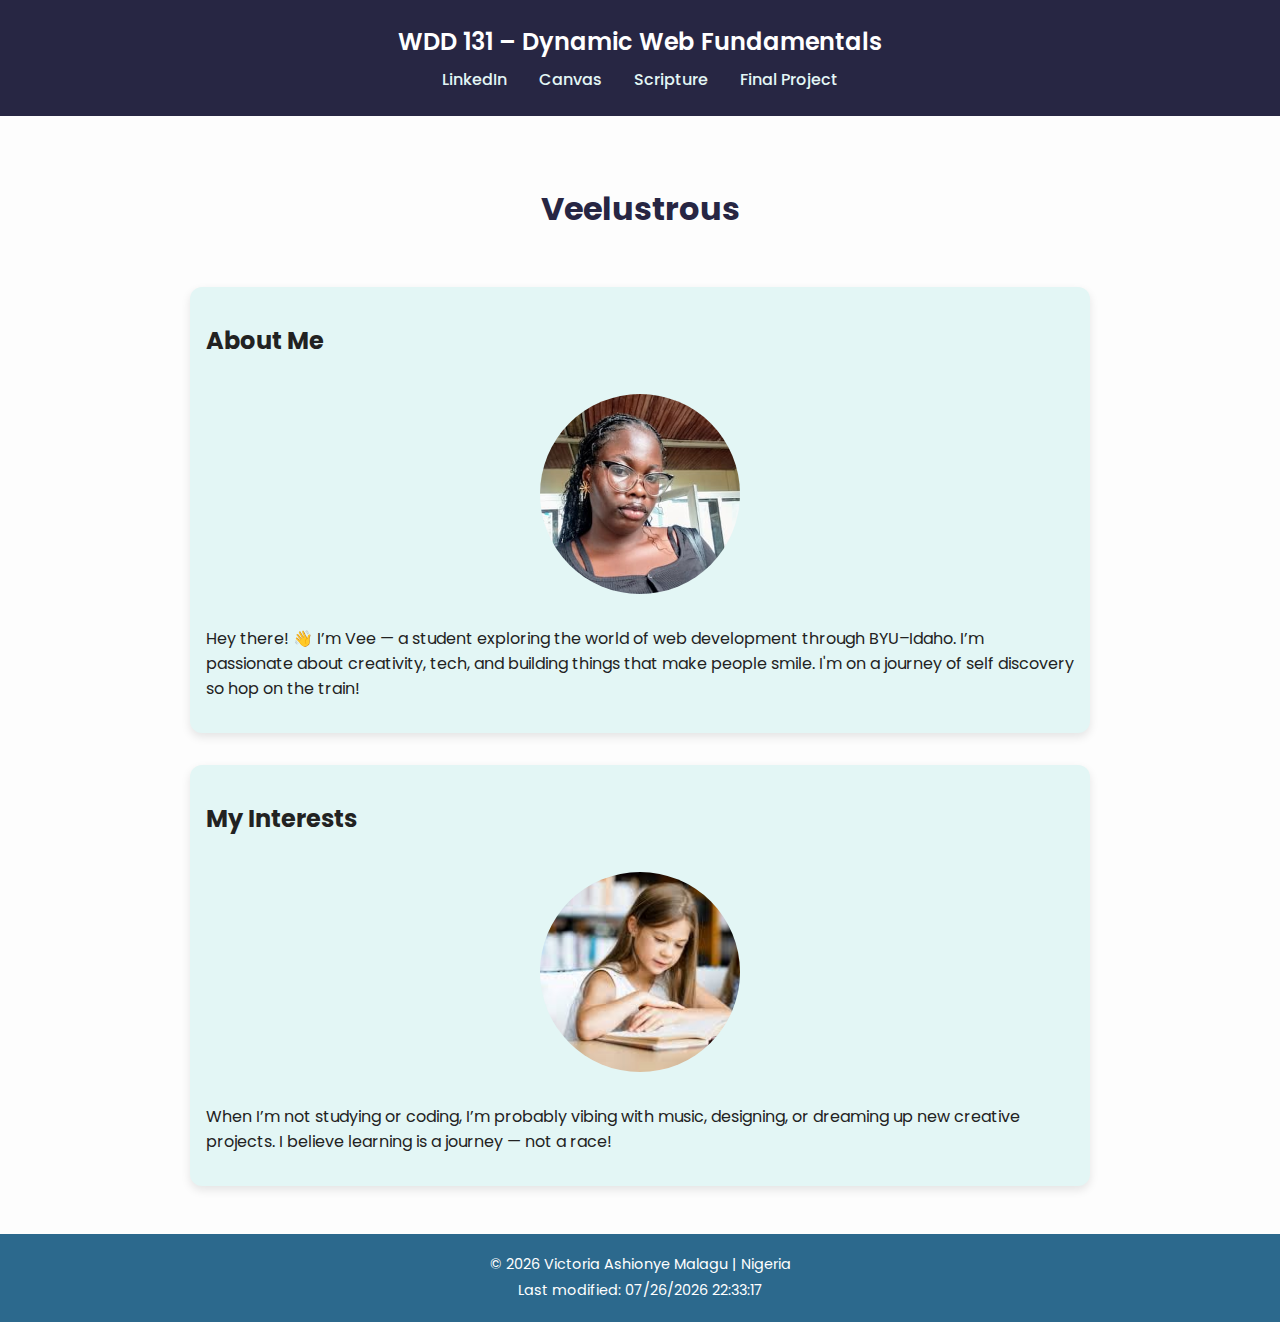
<file: index.html>
<!DOCTYPE html>
<html lang="en">
<head>
  <meta charset="UTF-8" />
  <meta name="viewport" content="width=device-width, initial-scale=1.0" />
  <meta name="description" content="WDD 131 – Dynamic Web Fundamentals | Victoria Ashionye Malagu | Personal course landing page with HTML, CSS, and JavaScript." />
  <meta name="author" content="Victoria A. Malagu" />
  <title>WDD 131 – Dynamic Web Fundamentals – Victoria A. Malagu</title>
  <link rel="stylesheet" href="styles/base.css" />
  <script src="scripts/getdates.js" defer></script>
</head>
<body>
  <header>
    <span id="course-title">WDD 131 – Dynamic Web Fundamentals</span>
    <nav class="navigation">
      <a href="https://www.linkedin.com/" target="_blank">LinkedIn</a>
      <a href="https://byupw.instructure.com/" target="_blank">Canvas</a>
      <a href="https://www.churchofjesuschrist.org/study/scriptures/bofm/1-ne/3?lang=eng&id=p7#p7" target="_blank">Scripture</a>
      <a href="#">Final Project</a>
    </nav>
  </header>

  <main>
    <h1>Veelustrous</h1>
    <section class="card">
      <h2>About Me</h2>
      <img src="images/profile.jpg" alt="Photo of Victoria" />
      <p>
        Hey there! 👋 I’m Vee — a student exploring the world of web development through
        BYU–Idaho. I’m passionate about creativity, tech, and building things that make
        people smile. I'm on a journey of self discovery so hop on the train!
      </p>
    </section>

    <section class="card">
      <h2>My Interests</h2>
      <img src="images/hobby.jpg" alt="My favorite activity" />
      <p>
        When I’m not studying or coding, I’m probably vibing with music, designing, or
        dreaming up new creative projects. I believe learning is a journey — not a race!
      </p>
    </section>
  </main>

  <footer>
    <p>&copy; <span id="currentyear"></span> Victoria Ashionye Malagu | Nigeria</p>
    <p id="lastModified"></p>
  </footer>
</body>
</html>
</file>
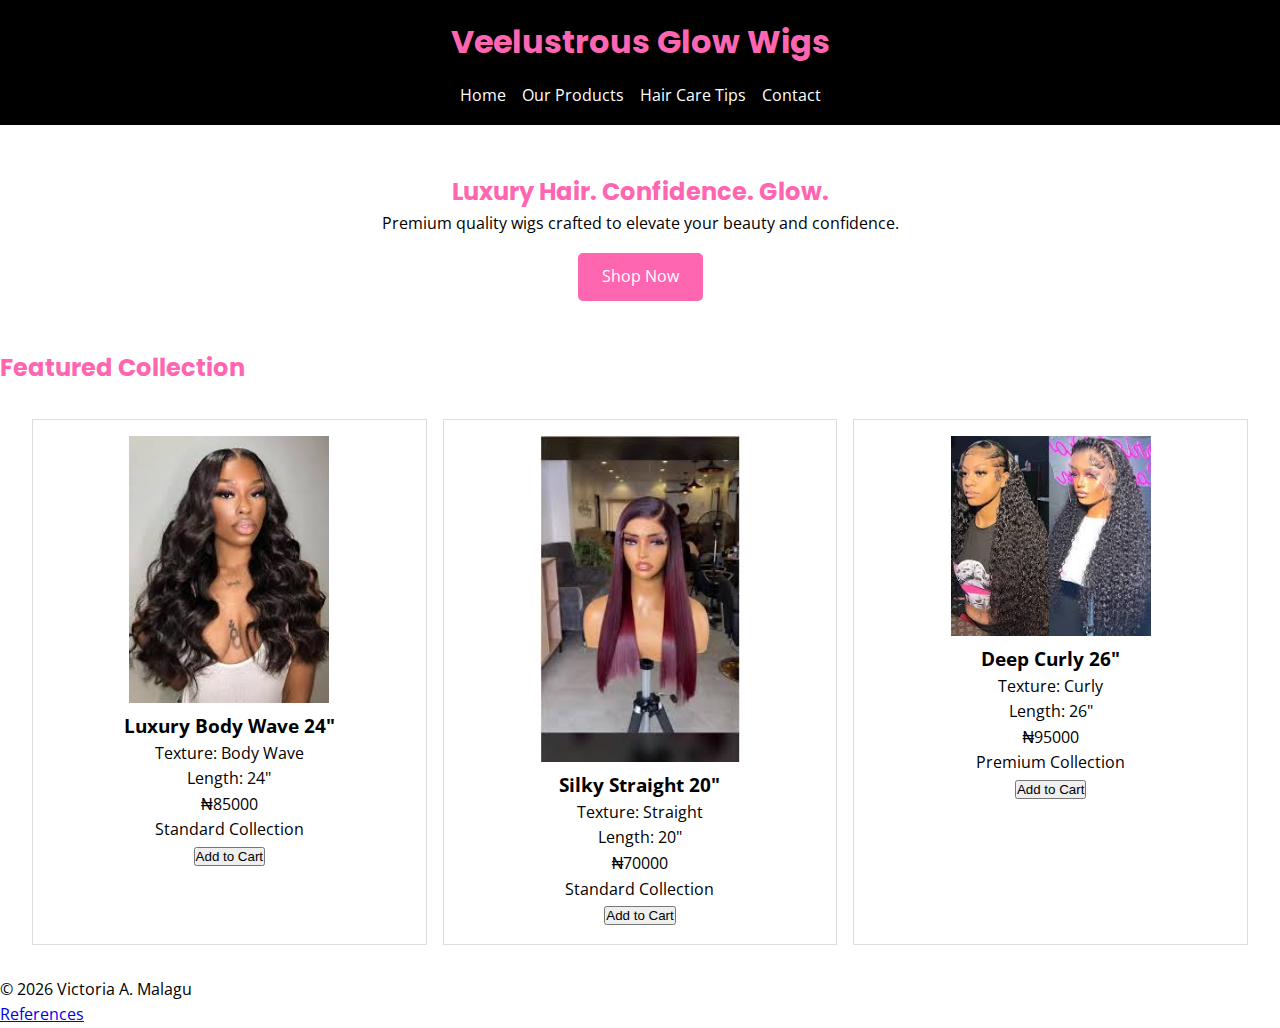
<file: project/index.html>
<!DOCTYPE html>
<html lang="en">
<head>
  <meta charset="UTF-8">
  <meta name="viewport" content="width=device-width, initial-scale=1.0">
  <meta name="author" content="Victoria A. Malagu">
  <meta name="description" content="Luxury wigs, styling tutorials, and haircare tips from Veelustrous Glow Wigs.">
  <title>Veelustrous Glow Wigs | Home</title>

  <!-- Google Fonts -->
  <link href="https://fonts.googleapis.com/css2?family=Poppins:wght@600&family=Open+Sans&display=swap" rel="stylesheet">

  <link rel="stylesheet" href="styles/style.css">
  <script src="scripts/main.js" defer></script>
</head>

<body>

<header>
  <h1>Veelustrous Glow Wigs</h1>
  <nav>
    <ul>
      <li><a href="index.html">Home</a></li>
      <li><a href="shop.html">Our Products</a></li>
      <li><a href="haircare.html">Hair Care Tips</a></li>
      <li><a href="contact.html">Contact</a></li>
    </ul>
  </nav>
</header>

<main>

  <section class="hero">
    <h2>Luxury Hair. Confidence. Glow.</h2>
    <p>Premium quality wigs crafted to elevate your beauty and confidence.</p>
    <a href="shop.html" class="btn">Shop Now</a>
  </section>

  <section>
    <h2>Featured Collection</h2>
    <div id="wig-container"></div>
  </section>

</main>

<footer>
  <p>&copy; <span id="year"></span> Victoria A. Malagu</p>
  <a href="references.html">References</a>
</footer>

</body>
</html>
</file>
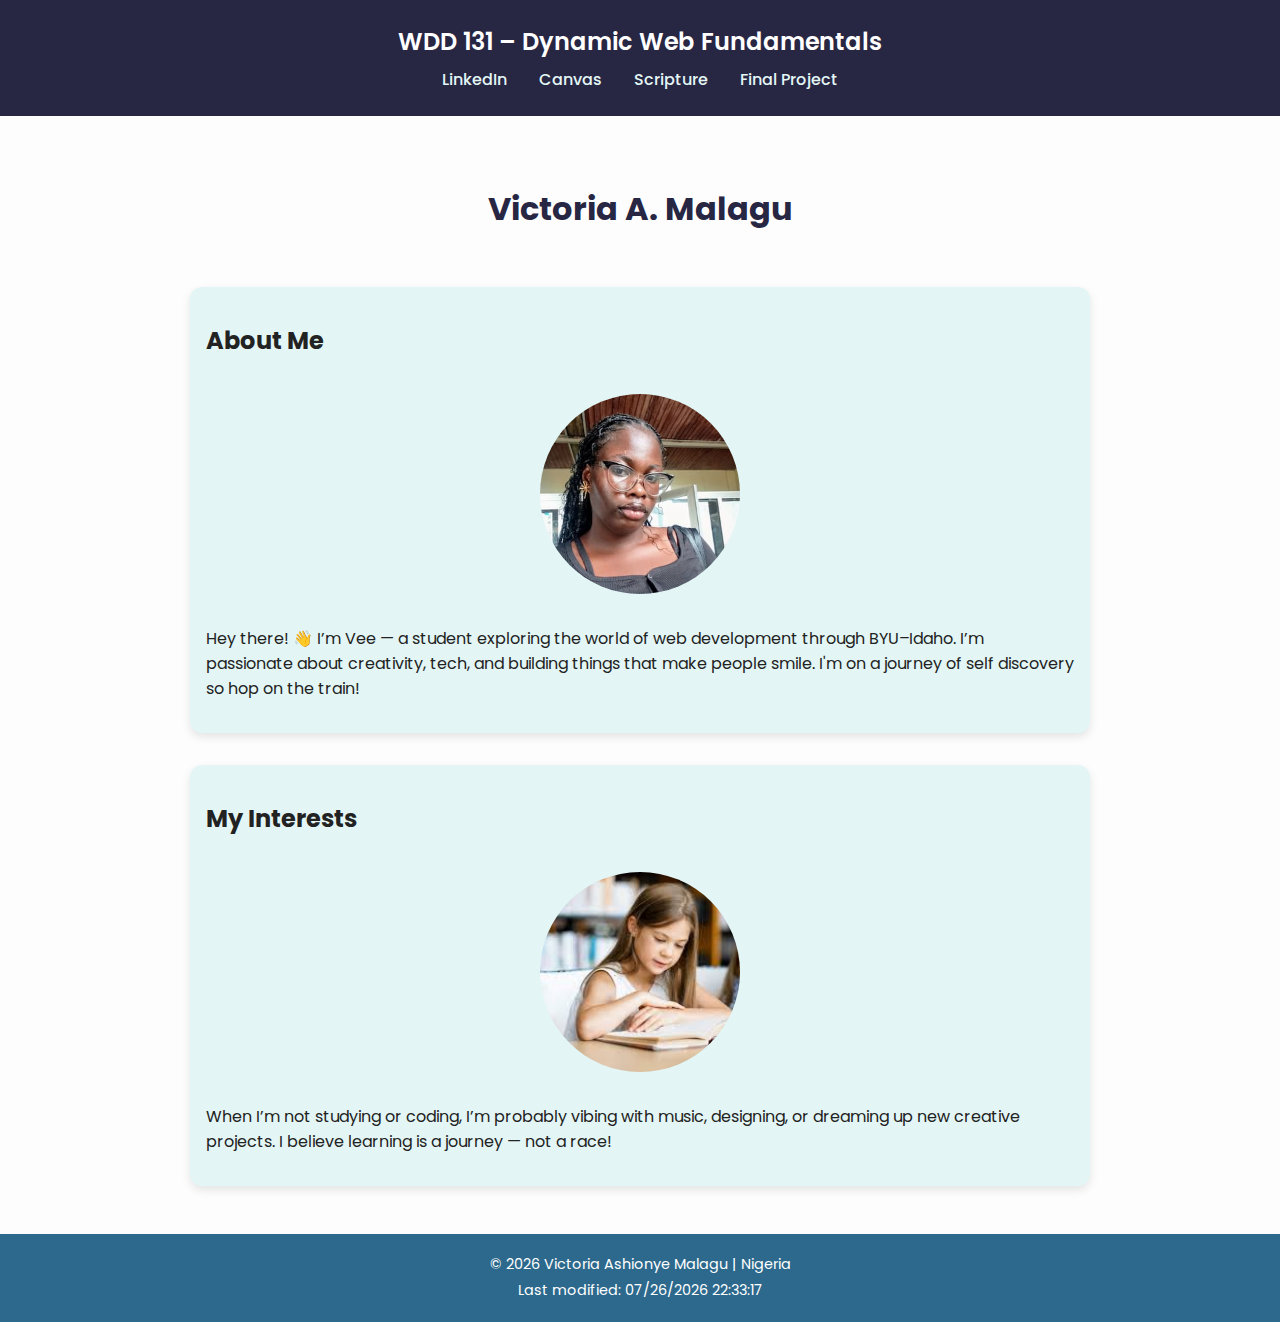
<file: week01/index.html>
<!DOCTYPE html>
<html lang="en">
<head>
  <meta charset="UTF-8" />
  <meta name="viewport" content="width=device-width, initial-scale=1.0" />
  <meta name="description" content="WDD 131 – Dynamic Web Fundamentals | Victoria Ashionye Malagu | Personal course landing page with HTML, CSS, and JavaScript." />
  <meta name="author" content="Victoria A. Malagu" />
  <title>WDD 131 – Dynamic Web Fundamentals – Victoria A. Malagu</title>
  <link rel="preconnect" href="https://fonts.googleapis.com">
  <link rel="preconnect" href="https://fonts.gstatic.com" crossorigin>
  <link href="https://fonts.googleapis.com/css2?family=Poppins:wght@400;600&display=swap" rel="stylesheet">

  <link rel="stylesheet" href="styles/base.css" />
  <script src="scripts/getdates.js" defer></script>
</head>
<body>
  <header>
    <span id="course-title">WDD 131 – Dynamic Web Fundamentals</span>
    <nav class="navigation">
      <a href="https://www.linkedin.com/" target="_blank">LinkedIn</a>
      <a href="https://byupw.instructure.com/" target="_blank">Canvas</a>
      <a href="https://www.churchofjesuschrist.org/study/scriptures/bofm/1-ne/3?lang=eng&id=p7#p7" target="_blank">Scripture</a>
      <a href="#">Final Project</a>
    </nav>
  </header>

  <main>
    <h1>Victoria A. Malagu</h1>
    <section class="card">
      <h2>About Me</h2>
      <img src="images/profile.jpg" alt="Photo of Victoria" />
      <p>
        Hey there! 👋 I’m Vee — a student exploring the world of web development through
        BYU–Idaho. I’m passionate about creativity, tech, and building things that make
        people smile. I'm on a journey of self discovery so hop on the train!
      </p>
    </section>

    <section class="card">
      <h2>My Interests</h2>
      <img src="images/hobby.jpg" alt="My favorite activity" />
      <p>
        When I’m not studying or coding, I’m probably vibing with music, designing, or
        dreaming up new creative projects. I believe learning is a journey — not a race!
      </p>
    </section>
  </main>

  <footer>
    <p>&copy; <span id="currentyear"></span> Victoria Ashionye Malagu | Nigeria</p>
    <p id="lastModified"></p>
  </footer>
</body>
</html>
</file>
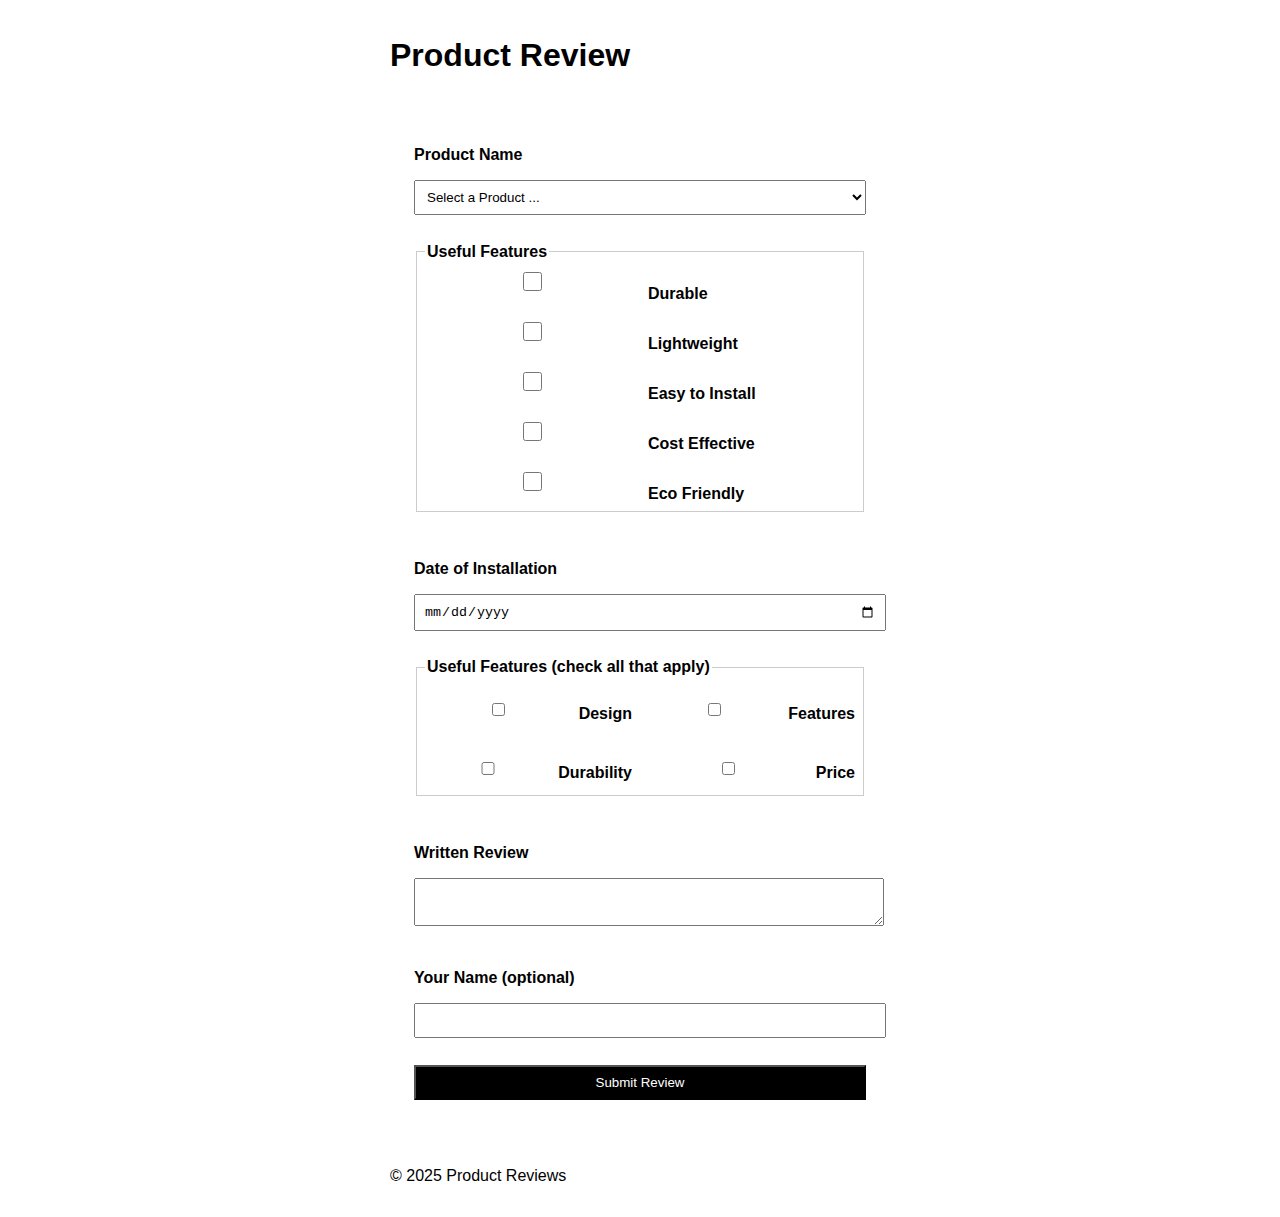
<file: form.html>
<!DOCTYPE html>
<html lang="en">
<head>
  <meta charset="UTF-8">
  <meta name="viewport" content="width=device-width, initial-scale=1.0">
  <meta name="description" content="Product Review Form for customers to submit feedback and rate their experience with products.">
  <meta name="author" content="Victoria Ashionye Malagu">

  <title>Product Review Form</title>
  <link rel="stylesheet" href="styles/styles.css">
</head>

<body>
<header>
  <h1>Product Review</h1>
</header>

<main>
  <form method="get" action="review.html">
    
    <!-- PRODUCT NAME -->
    <label for="product">Product Name</label>
    <select id="product" name="product" required>
      <option selected disabled value="">Select a Product ...</option>
      <!-- options will be added with JS -->
    </select>

    <!-- RATING -->
      <fieldset>
        <legend>Useful Features</legend>

        <input type="checkbox" id="feature1" name="features" value="durable">
        <label for="feature1">Durable</label>

        <input type="checkbox" id="feature2" name="features" value="lightweight">
        <label for="feature2">Lightweight</label>

        <input type="checkbox" id="feature3" name="features" value="easy-install">
        <label for="feature3">Easy to Install</label>

        <input type="checkbox" id="feature4" name="features" value="cost-effective">
        <label for="feature4">Cost Effective</label>

        <input type="checkbox" id="feature5" name="features" value="eco-friendly">
        <label for="feature5">Eco Friendly</label>
      </fieldset>

    <!-- INSTALL DATE -->
    <label for="install-date">Date of Installation</label>
    <input type="date" id="install-date" name="installDate" required>

    <!-- USEFUL FEATURES -->
    <fieldset>
      <legend>Useful Features (check all that apply)</legend>

      <label><input type="checkbox" name="features" value="Design"> Design</label>
      <label><input type="checkbox" name="features" value="Features"> Features</label>
      <label><input type="checkbox" name="features" value="Durability"> Durability</label>
      <label><input type="checkbox" name="features" value="Price"> Price</label>
    </fieldset>

    <!-- TEXT REVIEW -->
    <label for="review-text">Written Review</label>
    <textarea id="review-text" name="review"></textarea>

    <!-- USERNAME -->
    <label for="username">Your Name (optional)</label>
    <input type="text" id="username" name="username">

    <!-- SUBMIT -->
    <input type="submit" value="Submit Review">
    
  </form>
</main>

<footer>
  <p>© 2025 Product Reviews</p>
</footer>

<script src="scripts/form.js" defer></script>
</body>
</html>
</file>
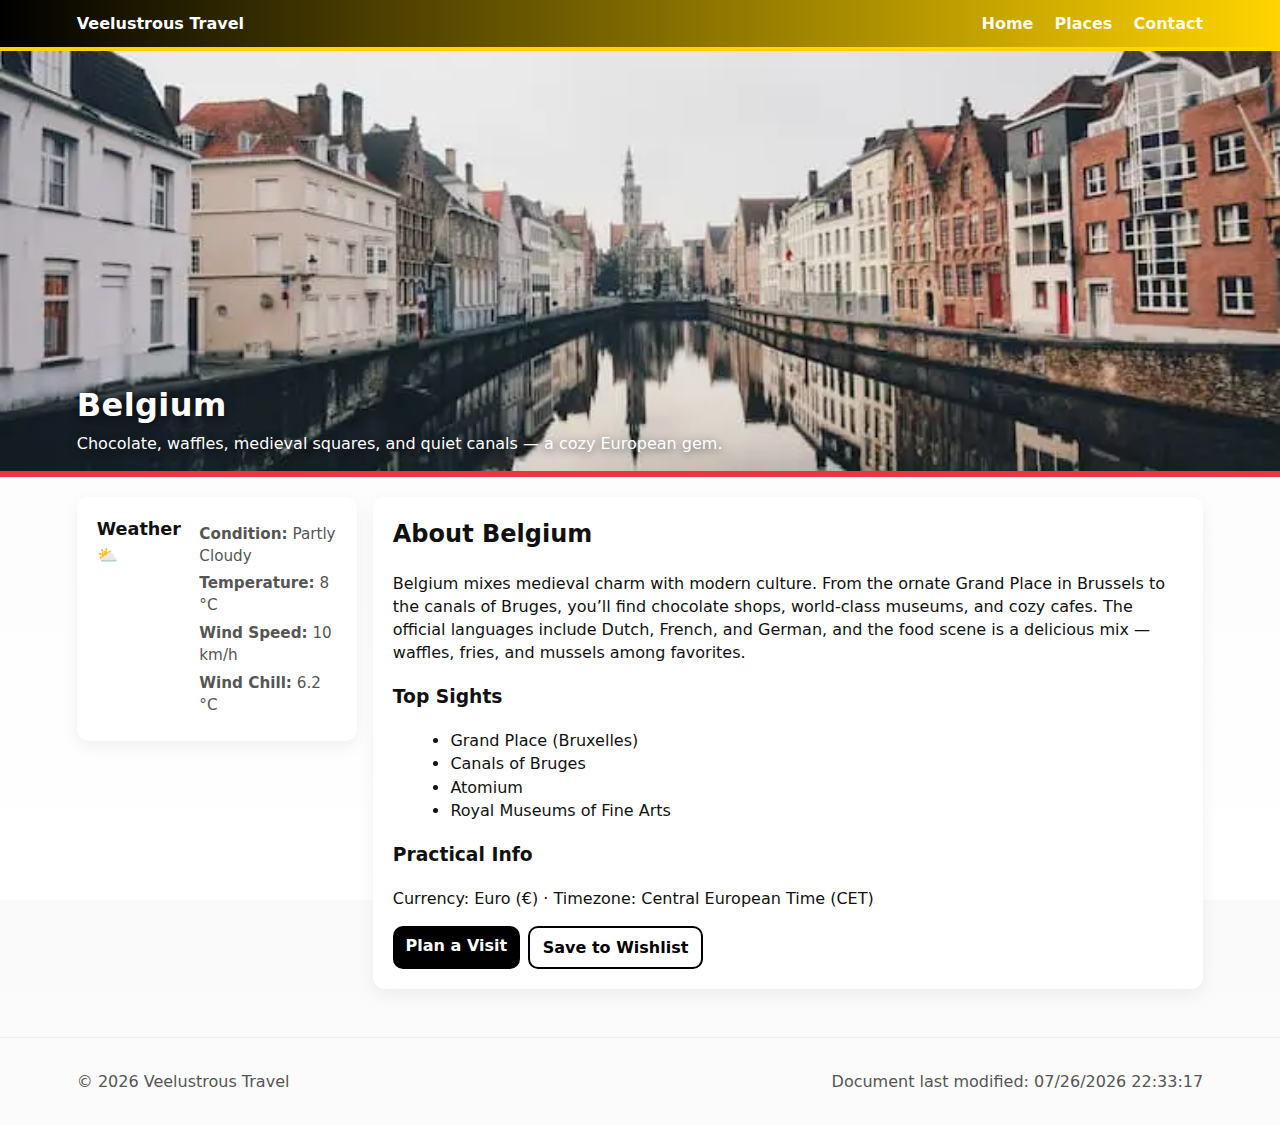
<file: place.html>
<!doctype html>
<html lang="en">
<head>
  <meta charset="utf-8" />
  <meta name="viewport" content="width=device-width,initial-scale=1" />

    <title>Belgium — A Place to Explore</title>
    <meta name="description" content="Discover Belgium, a vibrant European country known for its culture, architecture, food, and unique lifestyle.">
    <meta name="author" content="Victoria Ashionye Malagu">


  <!-- Link to CSS -->
  <link rel="stylesheet" href="styles/style.css" />

  <!-- Defer JS -->
  <script defer src="scripts/main.js"></script>
</head>
<body>
  <header class="site-header">
    <div class="container header-inner">
      <a class="logo" href="#">Veelustrous Travel</a>
      <nav class="site-nav" aria-label="Main navigation">
        <a href="#">Home</a>
        <a href="#">Places</a>
        <a href="#">Contact</a>
      </nav>
    </div>
  </header>

  <!-- HERO -->
  <main>
    <section class="hero">
      <!-- Use picture element with WebP source sets -->
      <picture>
        <source srcset="images/hero-large.webp" media="(min-width: 1000px)" type="image/webp">
        <source srcset="images/hero-medium.webp" media="(min-width: 600px)" type="image/webp">
        <img src="images/hero-small.webp" alt="Brussels skyline with Grand Place" class="hero-img" loading="lazy">
      </picture>

      <div class="hero-caption container">
        <h1>Belgium</h1>
        <p class="tagline">Chocolate, waffles, medieval squares, and quiet canals — a cozy European gem.</p>
      </div>
    </section>

    <!-- CONTENT LAYOUT (matches wireframe: weather + details) -->
    <section class="place-grid container">
      <!-- Weather card (mobile shows inline SVG icon, wide view uses pseudo-element emoticon) -->
      <aside class="weather-card" aria-labelledby="weather-heading">
        <h2 id="weather-heading">Weather</h2>

        <!-- Mobile: inline SVG icon -->
        <div class="weather-icon-mobile" aria-hidden="true">
          <!-- Simple cloud & sun SVG -->
          <svg width="48" height="48" viewBox="0 0 24 24" role="img" aria-hidden="true" focusable="false" xmlns="http://www.w3.org/2000/svg">
            <g fill="none" stroke="currentColor" stroke-width="1.5" stroke-linecap="round" stroke-linejoin="round">
              <path d="M3 15a4 4 0 0 1 4-4h1.26A5 5 0 1 1 19 14H18"/>
              <path d="M13 3v2M16.5 4.5l-1.5 1.5M19 8h-2M16.5 11.5l-1.5-1.5M13 12v2"/>
            </g>
          </svg>
        </div>

        <div class="weather-stats">
          <p class="stat"><strong>Condition:</strong> Partly Cloudy</p>
          <p class="stat"><strong>Temperature:</strong> <span id="temp-val">8</span> °C</p>
          <p class="stat"><strong>Wind Speed:</strong> <span id="wind-val">10</span> km/h</p>
          <p class="stat"><strong>Wind Chill:</strong> <span id="windchill-val">—</span></p>
        </div>
      </aside>

      <!-- Place info -->
      <section class="place-info" aria-labelledby="place-heading">
        <h2 id="place-heading">About Belgium</h2>

        <p>
          Belgium mixes medieval charm with modern culture. From the ornate Grand Place in Brussels to the canals of Bruges,
          you’ll find chocolate shops, world-class museums, and cozy cafes. The official languages include Dutch, French, and German,
          and the food scene is a delicious mix — waffles, fries, and mussels among favorites.
        </p>

        <h3>Top Sights</h3>
        <ul class="sights">
          <li>Grand Place (Bruxelles)</li>
          <li>Canals of Bruges</li>
          <li>Atomium</li>
          <li>Royal Museums of Fine Arts</li>
        </ul>

        <h3>Practical Info</h3>
        <p>Currency: Euro (€) · Timezone: Central European Time (CET)</p>

        <div class="cta-row">
          <a class="btn" href="#" role="button">Plan a Visit</a>
          <a class="btn ghost" href="#" role="button">Save to Wishlist</a>
        </div>
      </section>
    </section>
  </main>

  <footer class="site-footer">
    <div class="container footer-inner">
      <p>© <span id="current-year"></span> Veelustrous Travel</p>
      <p>Document last modified: <span id="last-modified"></span></p>
    </div>
  </footer>
</body>
</html>
</file>
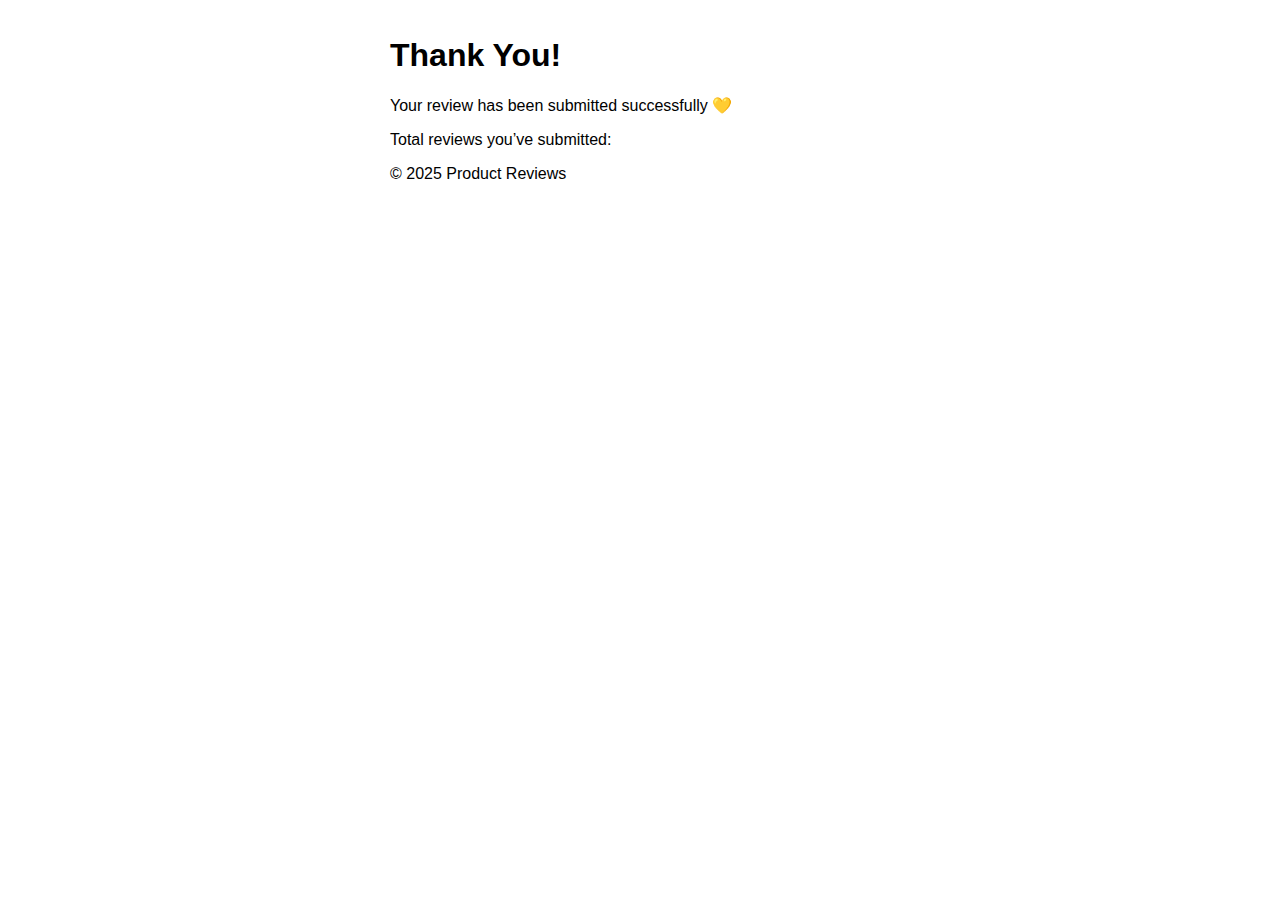
<file: review.html>
<!DOCTYPE html>
<html lang="en">
<head>
  <meta charset="UTF-8">
  <meta name="viewport" content="width=device-width, initial-scale=1.0">
  <title>Review Submitted</title>
  <link rel="stylesheet" href="styles/styles.css">
  <script src="scripts/review.js"></script>
</head>

<body>
<header>
  <h1>Thank You!</h1>
</header>

<main>
  <p>Your review has been submitted successfully 💛</p>
  <p>Total reviews you’ve submitted: <span id="count"></span></p>
</main>

<footer>
  <p>© 2025 Product Reviews</p>
</footer>

</body>
</html>
</file>
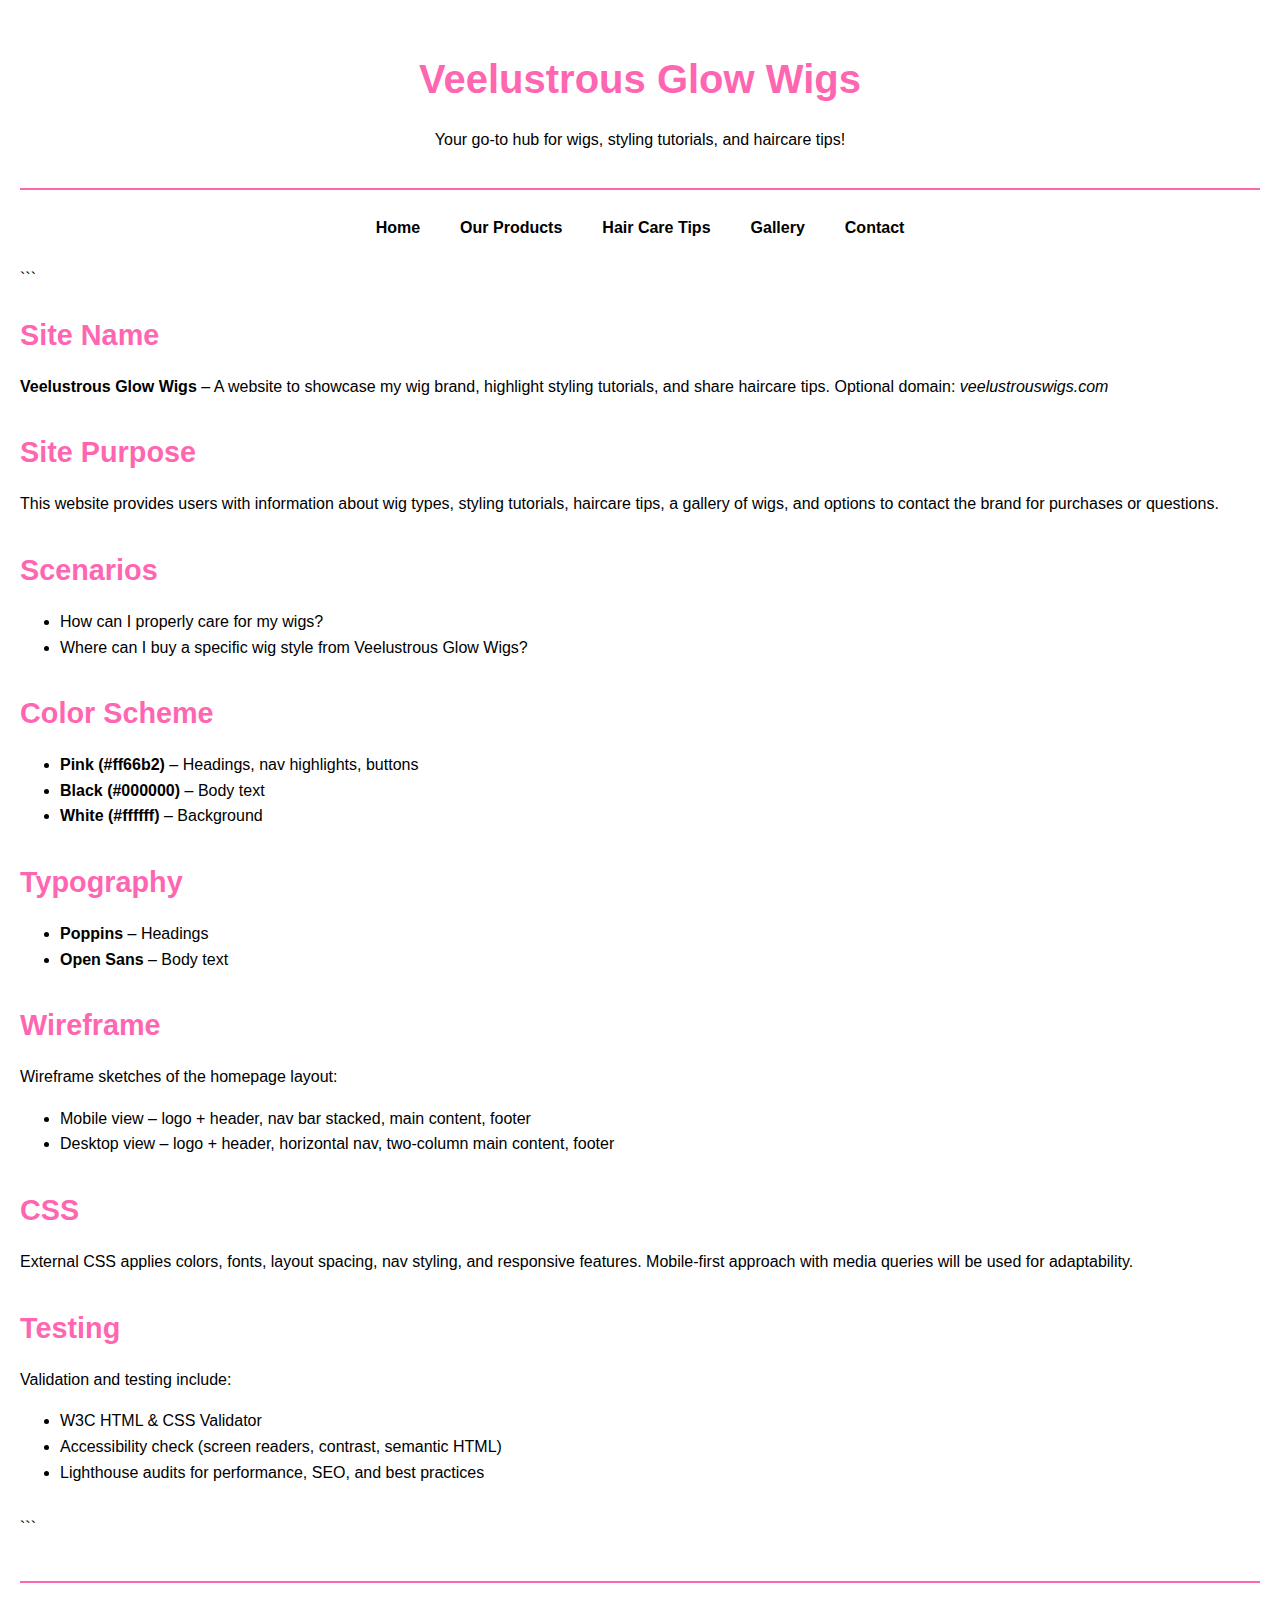
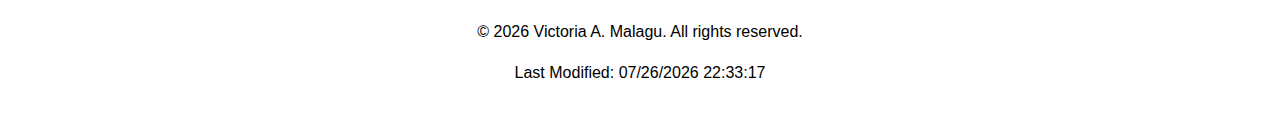
<file: siteplan.html>
<!DOCTYPE html>

<html lang="en">
<head>
  <meta charset="UTF-8">
  <meta name="viewport" content="width=device-width, initial-scale=1.0">
  <meta name="author" content="Victoria A. Malagu">
  <meta name="description" content="Complete site plan for Veelustrous Glow Wigs including wireframe, color scheme, typography, and testing.">
  <title>Veelustrous Glow Wigs – Site Plan</title>
  <link rel="stylesheet" href="styles/siteplan.css">
</head>
<body>

  <!-- HEADER -->

  <header>
    <h1>Veelustrous Glow Wigs</h1>
    <p>Your go-to hub for wigs, styling tutorials, and haircare tips!</p>
  </header>

  <!-- NAVIGATION -->

  <nav>
    <ul>
      <li>Home</li>
      <li>Our Products</li>
      <li>Hair Care Tips</li>
      <li>Gallery</li>
      <li>Contact</li>
    </ul>
  </nav>

  <!-- MAIN CONTENT -->

  <main>

```
<!-- SITE NAME -->
<section>
  <h2>Site Name</h2>
  <p><strong>Veelustrous Glow Wigs</strong> – A website to showcase my wig brand, highlight styling tutorials, and share haircare tips. Optional domain: <em>veelustrouswigs.com</em></p>
</section>

<!-- SITE PURPOSE -->
<section>
  <h2>Site Purpose</h2>
  <p>This website provides users with information about wig types, styling tutorials, haircare tips, a gallery of wigs, and options to contact the brand for purchases or questions.</p>
</section>

<!-- SCENARIOS -->
<section>
  <h2>Scenarios</h2>
  <ul>
    <li>How can I properly care for my wigs?</li>
    <li>Where can I buy a specific wig style from Veelustrous Glow Wigs?</li>
  </ul>
</section>

<!-- COLOR SCHEMA -->
<section>
  <h2>Color Scheme</h2>
  <ul>
    <li><strong>Pink (#ff66b2)</strong> – Headings, nav highlights, buttons</li>
    <li><strong>Black (#000000)</strong> – Body text</li>
    <li><strong>White (#ffffff)</strong> – Background</li>
  </ul>
</section>

<!-- TYPOGRAPHY -->
<section>
  <h2>Typography</h2>
  <ul>
    <li><strong>Poppins</strong> – Headings</li>
    <li><strong>Open Sans</strong> – Body text</li>
  </ul>
</section>

<!-- WIREFRAME -->
<section>
  <h2>Wireframe</h2>
  <p>Wireframe sketches of the homepage layout:</p>
  <ul>
    <li>Mobile view – logo + header, nav bar stacked, main content, footer</li>
    <li>Desktop view – logo + header, horizontal nav, two-column main content, footer</li>
  </ul>
</section>

<!-- CSS USAGE -->
<section>
  <h2>CSS</h2>
  <p>External CSS applies colors, fonts, layout spacing, nav styling, and responsive features. Mobile-first approach with media queries will be used for adaptability.</p>
</section>

<!-- TESTING -->
<section>
  <h2>Testing</h2>
  <p>Validation and testing include:</p>
  <ul>
    <li>W3C HTML & CSS Validator</li>
    <li>Accessibility check (screen readers, contrast, semantic HTML)</li>
    <li>Lighthouse audits for performance, SEO, and best practices</li>
  </ul>
</section>
```

  </main>

  <!-- FOOTER -->

  <footer>
    <p>&copy; <span id="year"></span> Victoria A. Malagu. All rights reserved.</p>
    <p>Last Modified: <span id="lastModified"></span></p>
    <script>
      document.getElementById("year").textContent = new Date().getFullYear();
      document.getElementById("lastModified").textContent = document.lastModified;
    </script>
  </footer>

</body>
</html>
</file>
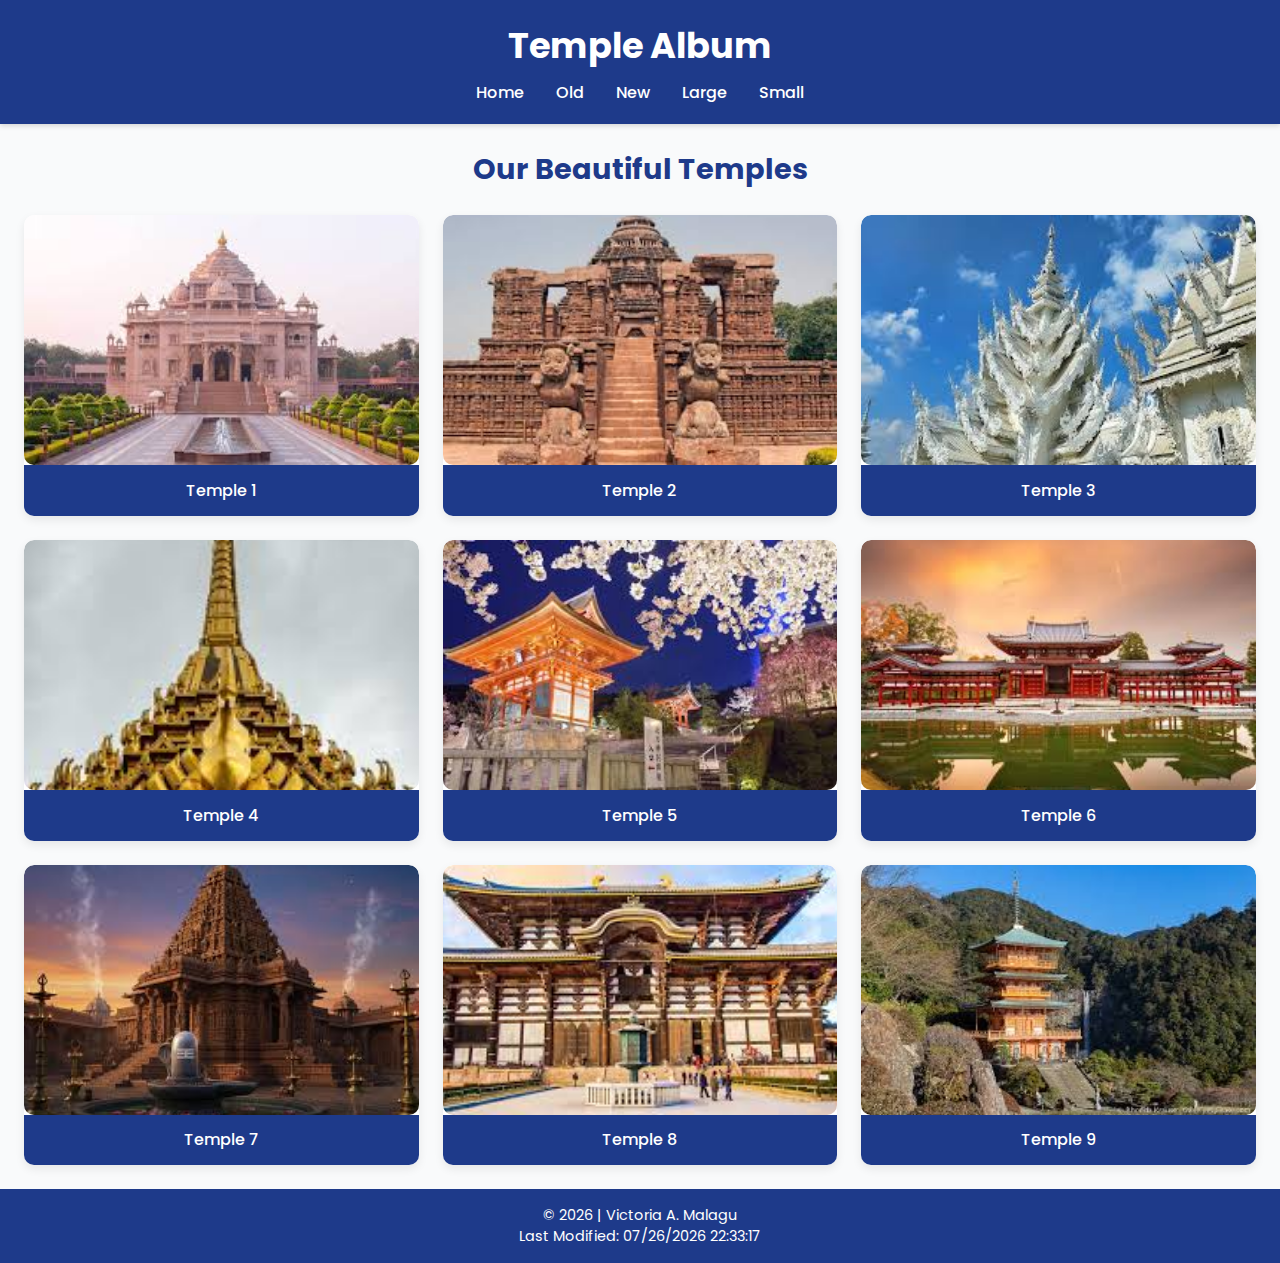
<file: temples.html>
<!DOCTYPE html>
<html lang="en">
<head>
  <meta charset="UTF-8" />
  <meta name="viewport" content="width=device-width, initial-scale=1.0" />
  <title>Temple Album</title>
  <meta name="description" content="Exploring Beautiful pictures of temples from around the world in just one page.">
  <meta name="author" content="Victoria A. Malagu">
  <link rel="preconnect" href="https://fonts.googleapis.com" />
  <link rel="preconnect" href="https://fonts.gstatic.com" crossorigin />
  <link href="https://fonts.googleapis.com/css2?family=Poppins:wght@400;600&display=swap" rel="stylesheet" />

  
  <link rel="stylesheet" href="styles/temples.css" />
  <link rel="stylesheet" href="styles/temples-large.css" />


  <script src="scripts/temples.js" defer></script>
</head>
<body>
  <header>
    <h1>Temple Album</h1>
    <button id="menu" aria-label="Menu">&#9776;</button>
    <nav>
      <ul class="navigation">
        <li><a href="index.html">Home</a></li>
        <li><a href="#">Old</a></li>
        <li><a href="#">New</a></li>
        <li><a href="#">Large</a></li>
        <li><a href="#">Small</a></li>
      </ul>
    </nav>
  </header>

  <main>
    <h2>Our Beautiful Temples</h2>

    <section class="gallery">
      <!-- 9 Placeholder Figures -->
      <figure>
        <img src="images/temple1.jpg" alt="Temple 1" />
        <figcaption>Temple 1</figcaption>
      </figure>

      <figure>
        <img src="images/temple2.jpg" alt="Temple 2" />
        <figcaption>Temple 2</figcaption>
      </figure>

      <figure>
        <img src="images/temple3.jpg" alt="Temple 3" />
        <figcaption>Temple 3</figcaption>
      </figure>

      <figure>
        <img src="images/temple4.jpg" alt="Temple 4" />
        <figcaption>Temple 4</figcaption>
      </figure>

      <figure>
        <img src="images/temple5.jpg" alt="Temple 5" />
        <figcaption>Temple 5</figcaption>
      </figure>

      <figure>
        <img src="images/temple6.jpg" alt="Temple 6" />
        <figcaption>Temple 6</figcaption>
      </figure>

      <figure>
        <img src="images/temple7.jpg" alt="Temple 7" />
        <figcaption>Temple 7</figcaption>
      </figure>

      <figure>
        <img src="images/temple8.jpg" alt="Temple 8" />
        <figcaption>Temple 8</figcaption>
      </figure>

      <figure>
        <img src="images/temple9.jpg" alt="Temple 9" />
        <figcaption>Temple 9</figcaption>
      </figure>
    </section>
  </main>

  <footer>
    <p>&copy; <span id="currentyear"></span> | Victoria A. Malagu </p>
    <p id="lastModified"></p>
  </footer>
</body>
</html>
</file>
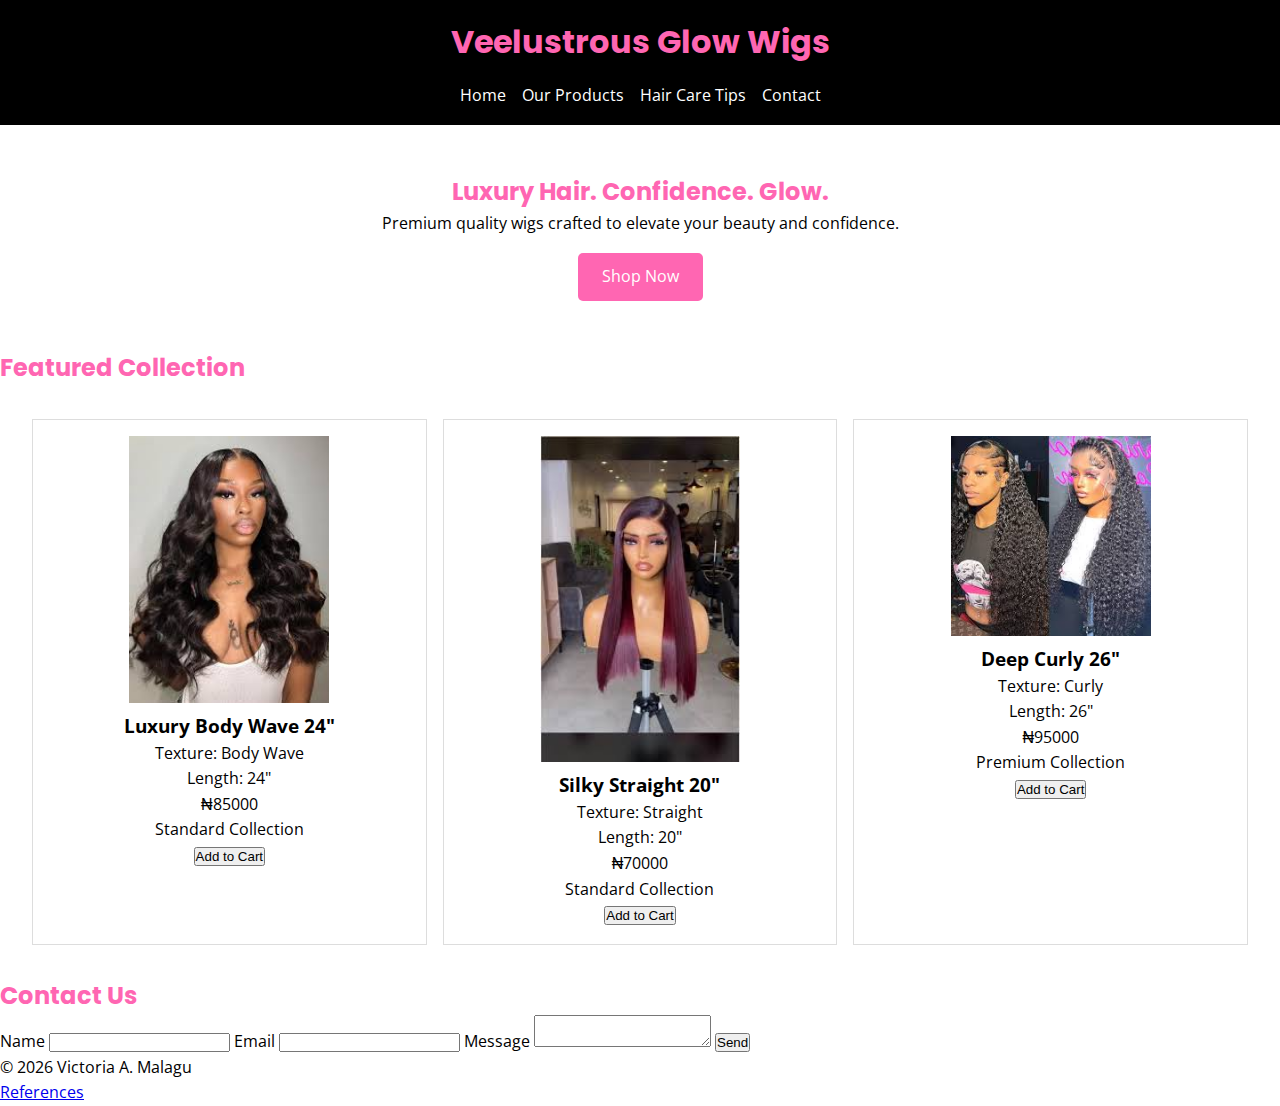
<file: project/contact.html>
<!DOCTYPE html>
<html lang="en">
<head>
  <meta charset="UTF-8">
  <meta name="viewport" content="width=device-width, initial-scale=1.0">
  <meta name="author" content="Victoria A. Malagu">
  <meta name="description" content="Luxury wigs, styling tutorials, and haircare tips from Veelustrous Glow Wigs.">
  <title>Contact</title>

  <!-- Google Fonts -->
  <link href="https://fonts.googleapis.com/css2?family=Poppins:wght@600&family=Open+Sans&display=swap" rel="stylesheet">

  <link rel="stylesheet" href="styles/style.css">
  <script src="scripts/main.js" defer></script>
</head>

<body>

<header>
  <h1>Veelustrous Glow Wigs</h1>
  <nav>
    <ul>
      <li><a href="index.html">Home</a></li>
      <li><a href="shop.html">Our Products</a></li>
      <li><a href="haircare.html">Hair Care Tips</a></li>
      <li><a href="contact.html">Contact</a></li>
    </ul>
  </nav>
</header>

<main>

  <section class="hero">
    <h2>Luxury Hair. Confidence. Glow.</h2>
    <p>Premium quality wigs crafted to elevate your beauty and confidence.</p>
    <a href="shop.html" class="btn">Shop Now</a>
  </section>

  <section>
    <h2>Featured Collection</h2>
    <div id="wig-container"></div>
  </section>
  <section>
  <h2>Contact Us</h2>
  <form id="contact-form">
    <label for="name">Name</label>
    <input type="text" id="name" required>

    <label for="email">Email</label>
    <input type="email" id="email" required>

    <label for="message">Message</label>
    <textarea id="message" required></textarea>

    <button type="submit">Send</button>
  </form>

  <p id="confirmation"></p>
</section>


</main>

<footer>
  <p>&copy; <span id="year"></span> Victoria A. Malagu</p>
  <a href="references.html">References</a>
</footer>

</body>
</html>
</file>
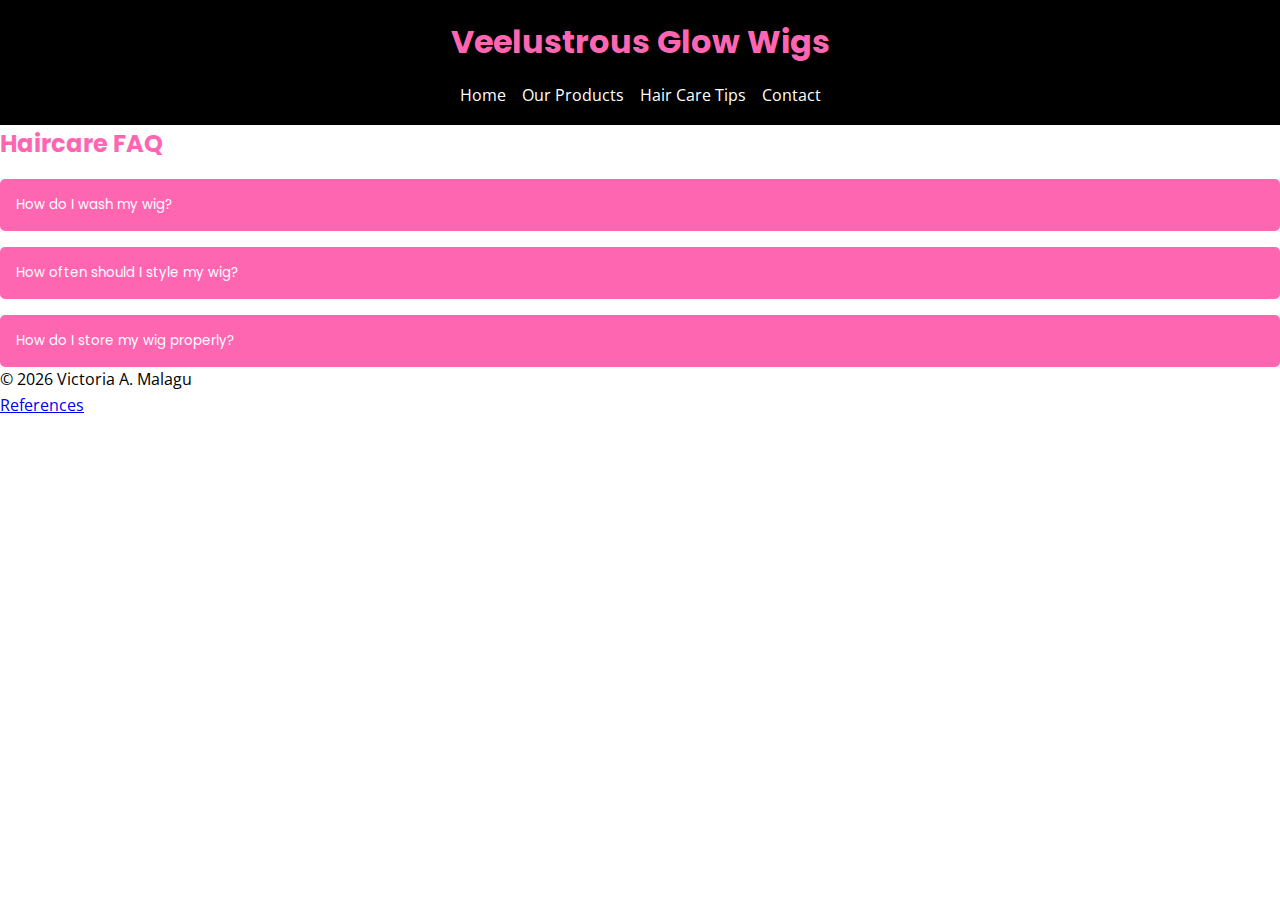
<file: project/haircare.html>
<!DOCTYPE html>
<html lang="en">
<head>
  <meta charset="UTF-8">
  <meta name="viewport" content="width=device-width, initial-scale=1.0">
  <meta name="author" content="Victoria A. Malagu">
  <meta name="description" content="Luxury wigs, styling tutorials, and haircare tips from Veelustrous Glow Wigs.">
  <title>Hair Care Tips </title>

  <!-- Google Fonts -->
  <link href="https://fonts.googleapis.com/css2?family=Poppins:wght@600&family=Open+Sans&display=swap" rel="stylesheet">

  <link rel="stylesheet" href="styles/style.css">
  <script src="scripts/main.js" defer></script>
</head>

<body>

<header>
  <h1>Veelustrous Glow Wigs</h1>
  <nav>
    <ul>
      <li><a href="index.html">Home</a></li>
      <li><a href="shop.html">Our Products</a></li>
      <li><a href="haircare.html">Hair Care Tips</a></li>
      <li><a href="contact.html">Contact</a></li>
    </ul>
  </nav>
</header>

<main>
  <section>
    <h2>Haircare FAQ</h2>
    <div class="faq">
      <button class="faq-question">How do I wash my wig?</button>
      <div class="faq-answer">
        <p>Use lukewarm water and mild shampoo. Gently detangle from tips to roots. Air dry on a stand.</p>
      </div>

      <button class="faq-question">How often should I style my wig?</button>
      <div class="faq-answer">
        <p>Style only when necessary to reduce wear. Avoid excessive heat. Always use heat protectant if styling with tools.</p>
      </div>

      <button class="faq-question">How do I store my wig properly?</button>
      <div class="faq-answer">
        <p>Place on a wig stand in a cool, dry place. Keep away from sunlight to maintain color and texture.</p>
      </div>
    </div>
  </section>
</main>

<footer>
  <p>&copy; <span id="year"></span> Victoria A. Malagu</p>
  <a href="references.html">References</a>
</footer>

</body>
</html>
</file>
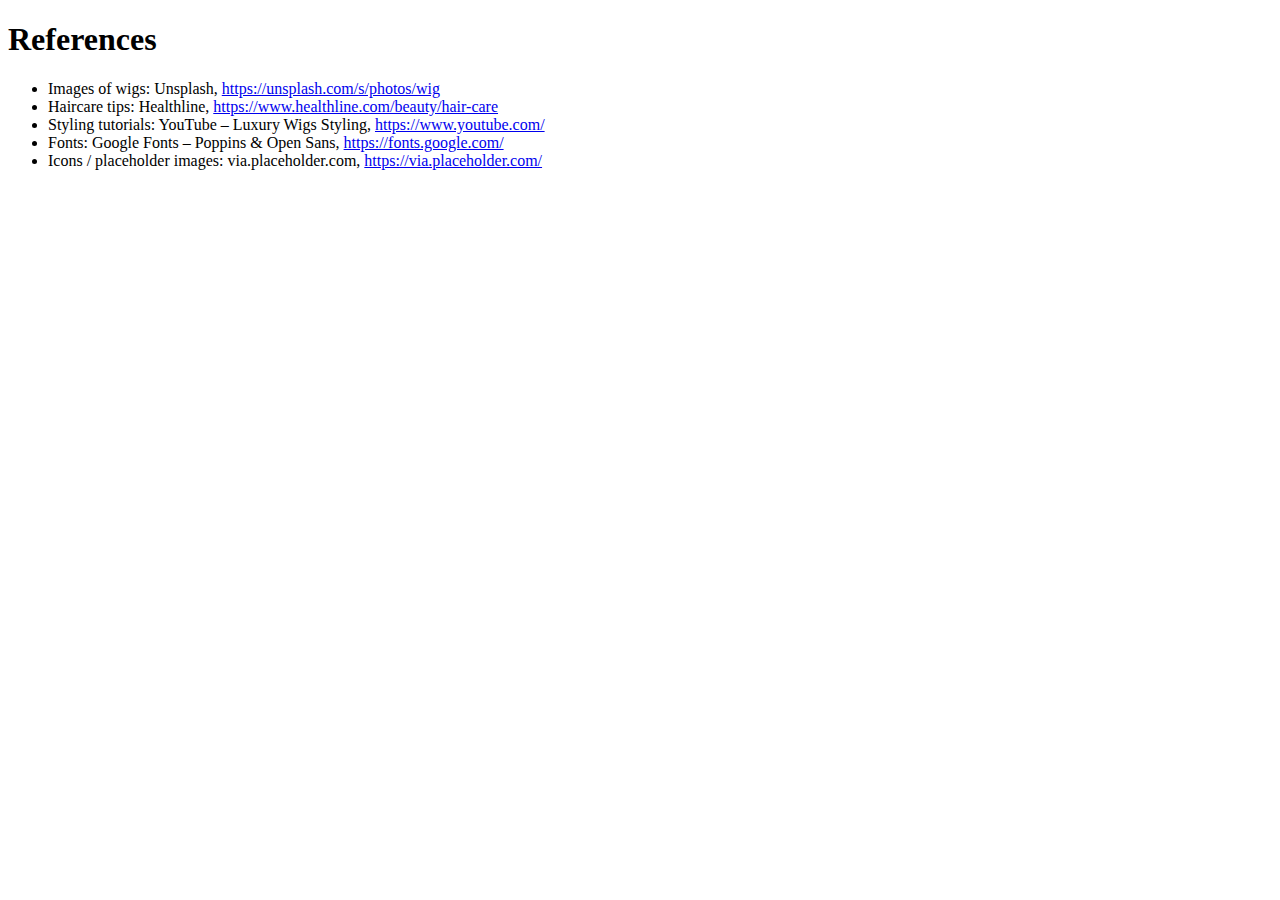
<file: project/references.html>
<!DOCTYPE html>
<html lang="en">
<head>
  <meta charset="UTF-8">
  <meta name="viewport" content="width=device-width, initial-scale=1.0">
  <title>References | Veelustrous Glow Wigs</title>
</head>
<body>
  <h1>References</h1>
  <ul>
    <li>Images of wigs: Unsplash, <a href="https://unsplash.com/s/photos/wig" target="_blank">https://unsplash.com/s/photos/wig</a></li>
    <li>Haircare tips: Healthline, <a href="https://www.healthline.com/beauty/hair-care" target="_blank">https://www.healthline.com/beauty/hair-care</a></li>
    <li>Styling tutorials: YouTube – Luxury Wigs Styling, <a href="https://www.youtube.com/" target="_blank">https://www.youtube.com/</a></li>
    <li>Fonts: Google Fonts – Poppins & Open Sans, <a href="https://fonts.google.com/" target="_blank">https://fonts.google.com/</a></li>
    <li>Icons / placeholder images: via.placeholder.com, <a href="https://via.placeholder.com/" target="_blank">https://via.placeholder.com/</a></li>
  </ul>
</body>
</html>
</file>
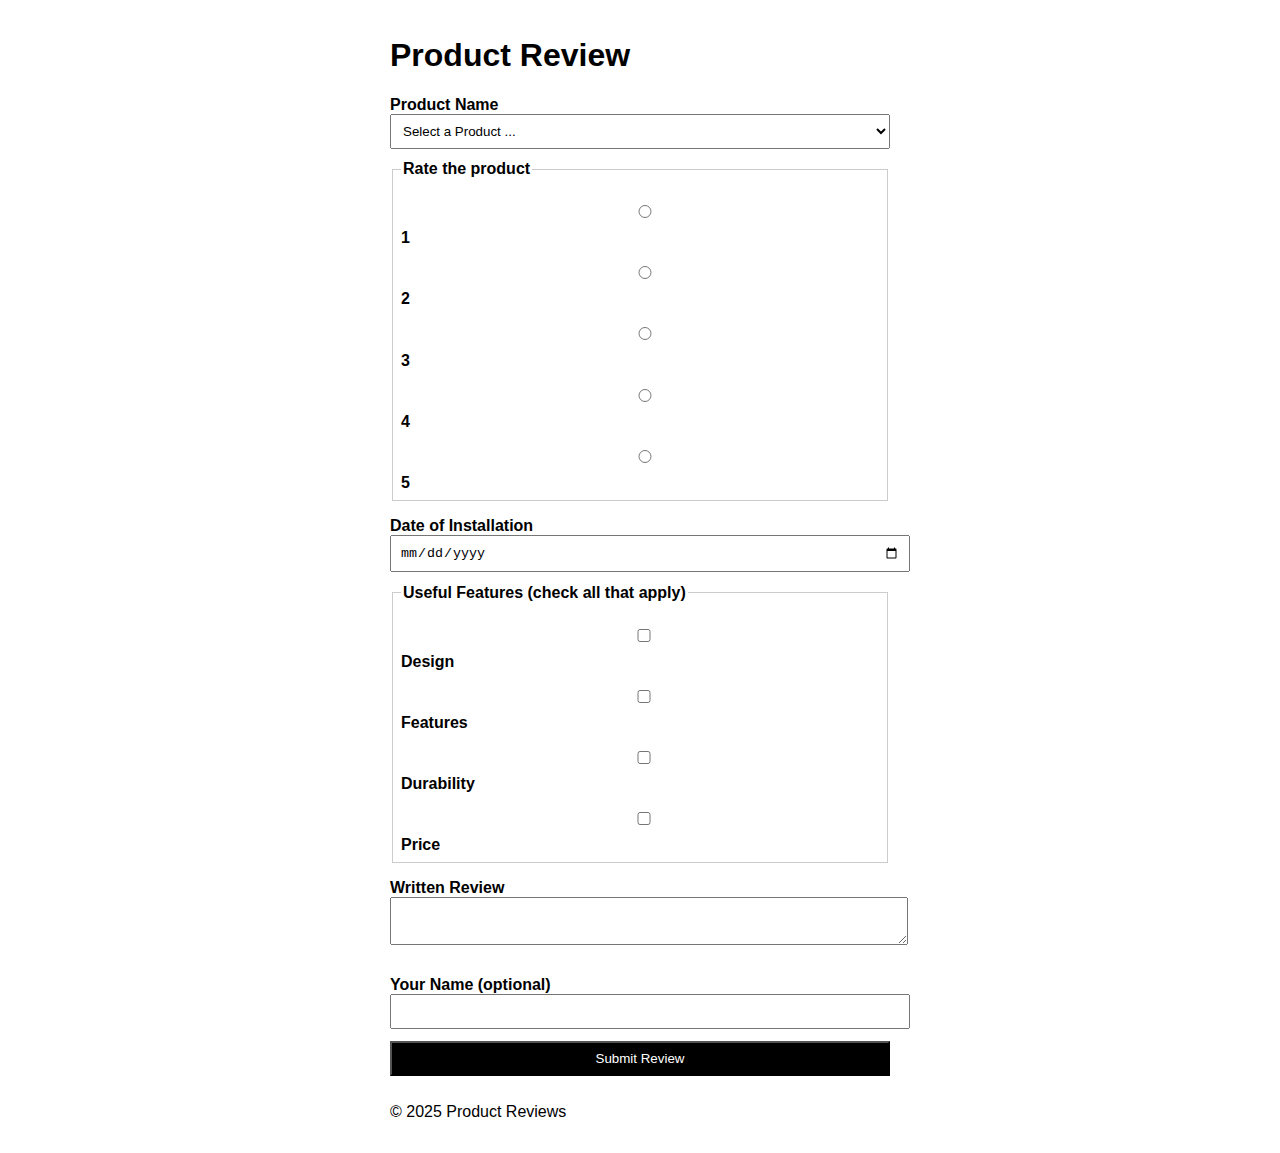
<file: project2/form.html>
<!DOCTYPE html>
<html lang="en">
<head>
  <meta charset="UTF-8">
  <meta name="viewport" content="width=device-width, initial-scale=1.0">
  <meta name="description" content="Product Review Form for customers to submit feedback and rate their experience with products.">
  <meta name="author" content="Victoria Ashionye Malagu">

  <title>Product Review Form</title>
  <link rel="stylesheet" href="styles/styles.css">
</head>

<body>
<header>
  <h1>Product Review</h1>
</header>

<main>
  <form method="get" action="review.html">
    
    <!-- PRODUCT NAME -->
    <label for="product">Product Name</label>
    <select id="product" name="product" required>
      <option selected disabled value="">Select a Product ...</option>
      <!-- options will be added with JS -->
    </select>

    <!-- RATING -->
    <fieldset>
      <legend>Rate the product</legend>

      <label for="rate1">
        <input type="radio" id="rate1" name="rating" value="1" required> 1
      </label>

      <label for="rate2">
        <input type="radio" id="rate2" name="rating" value="2" required> 2
      </label>

      <label for="rate3">
        <input type="radio" id="rate3" name="rating" value="3" required> 3
      </label>

      <label for="rate4">
        <input type="radio" id="rate4" name="rating" value="4" required> 4
      </label>

      <label for="rate5">
        <input type="radio" id="rate5" name="rating" value="5" required> 5
      </label>
    </fieldset>

    <!-- INSTALL DATE -->
    <label for="install-date">Date of Installation</label>
    <input type="date" id="install-date" name="installDate" required>

    <!-- USEFUL FEATURES -->
    <fieldset>
      <legend>Useful Features (check all that apply)</legend>

      <label><input type="checkbox" name="features" value="Design"> Design</label>
      <label><input type="checkbox" name="features" value="Features"> Features</label>
      <label><input type="checkbox" name="features" value="Durability"> Durability</label>
      <label><input type="checkbox" name="features" value="Price"> Price</label>
    </fieldset>

    <!-- TEXT REVIEW -->
    <label for="review-text">Written Review</label>
    <textarea id="review-text" name="review"></textarea>

    <!-- USERNAME -->
    <label for="username">Your Name (optional)</label>
    <input type="text" id="username" name="username">

    <!-- SUBMIT -->
    <input type="submit" value="Submit Review">
    
  </form>
</main>

<footer>
  <p>© 2025 Product Reviews</p>
</footer>

<script src="scripts/form.js" defer></script>
</body>
</html>
</file>
<file: styles/base.css>
@import url('https://fonts.googleapis.com/css2?family=Poppins:wght@400;600&display=swap');

body {
  font-family: 'Poppins', sans-serif;
  margin: 0;
  background-color: #fdfdfd;
  color: #222;
}

header {
  text-align: center;
  background-color: #272643;
  color: white;
  padding: 1.5rem 1rem;
}

#course-title {
  display: block;
  font-size: 1.5rem;
  font-weight: 600;
  margin-bottom: 0.5rem;
}

.navigation {
  display: flex;
  justify-content: center;
  gap: 2rem;
}

.navigation a {
  color: #e3f6f5;
  text-decoration: none;
  font-weight: 500;
  transition: 0.3s;
}

.navigation a:hover {
  color: #bae8e8;
  border-bottom: 2px solid #bae8e8;
}

main {
  max-width: 900px;
  margin: 2rem auto;
  padding: 1rem;
  display: grid;
  gap: 2rem;
}

h1 {
  text-align: center;
  font-size: 2rem;
  color: #272643;
}

.card {
  background-color: #e3f6f5;
  border-radius: 12px;
  box-shadow: 0 4px 10px rgba(0,0,0,0.1);
  padding: 1rem;
  display: grid;
  gap: 1rem;
}

.card img {
  width: 200px;
  height: 200px;
  border-radius: 50%;
  object-fit: cover;
  display: block;
  margin: 0 auto;

}

footer {
  background-color: #2c698d;
  color: white;
  text-align: center;
  padding: 1rem;
  font-size: 0.9rem;
}

footer p {
  margin: 0.3rem 0;
}
</file>
<file: project/styles/style.css>
* {
  margin: 0;
  padding: 0;
  box-sizing: border-box;
}

body {
  font-family: 'Open Sans', sans-serif;
  background-color: #ffffff;
  color: #000000;
  line-height: 1.6;
}

header {
  background-color: #000;
  color: #fff;
  padding: 1rem;
  text-align: center;
}

h1, h2 {
  font-family: 'Poppins', sans-serif;
  color: #ff66b2;
}

nav ul {
  list-style: none;
  display: flex;
  justify-content: center;
  gap: 1rem;
  margin-top: 1rem;
}

nav a {
  color: white;
  text-decoration: none;
}

.hero {
  text-align: center;
  padding: 3rem 1rem;
}

.btn {
  background-color: #ff66b2;
  color: white;
  padding: 0.7rem 1.5rem;
  text-decoration: none;
  border-radius: 5px;
  display: inline-block;
  margin-top: 1rem;
}

#wig-container {
  display: grid;
  grid-template-columns: repeat(auto-fit, minmax(250px, 1fr));
  gap: 1rem;
  padding: 2rem;
}

.card {
  border: 1px solid #ddd;
  padding: 1rem;
  text-align: center;
}

/* Responsive */
@media (max-width: 768px) {
  nav ul {
    flex-direction: column;
  }
}
.faq-question {
  background-color: #ff66b2;
  color: white;
  border: none;
  padding: 1rem;
  width: 100%;
  text-align: left;
  cursor: pointer;
  margin-top: 1rem;
  border-radius: 5px;
  font-family: 'Poppins', sans-serif;
}

.faq-answer {
  display: none;
  padding: 0.5rem 1rem;
  border-left: 3px solid #ff66b2;
  margin-bottom: 0.5rem;
}
.faq-answer {
  max-height: 0;
  overflow: hidden;
  transition: max-height 0.3s ease-out;
}

.faq-answer.show {
  max-height: 200px; /* adjust as needed */
}
</file>
<file: week01/styles/base.css>
body {
  font-family: 'Poppins', sans-serif;
  margin: 0;
  background-color: #fdfdfd;
  color: #222;
}

header {
  text-align: center;
  background-color: #272643;
  color: white;
  padding: 1.5rem 1rem;
}

#course-title {
  display: block;
  font-size: 1.5rem;
  font-weight: 600;
  margin-bottom: 0.5rem;
}

.navigation {
  display: flex;
  justify-content: center;
  gap: 2rem;
}

.navigation a {
  color: #e3f6f5;
  text-decoration: none;
  font-weight: 500;
  transition: 0.3s;
}

.navigation a:hover {
  color: #bae8e8;
  border-bottom: 2px solid #bae8e8;
}

main {
  max-width: 900px;
  margin: 2rem auto;
  padding: 1rem;
  display: grid;
  gap: 2rem;
}

h1 {
  text-align: center;
  font-size: 2rem;
  color: #272643;
}

.card {
  background-color: #e3f6f5;
  border-radius: 12px;
  box-shadow: 0 4px 10px rgba(0,0,0,0.1);
  padding: 1rem;
  display: grid;
  gap: 1rem;
}

.card img {
  width: 200px;
  height: 200px;
  border-radius: 50%;
  object-fit: cover;
  display: block;
  margin: 0 auto;

}

footer {
  background-color: #2c698d;
  color: white;
  text-align: center;
  padding: 1rem;
  font-size: 0.9rem;
}

footer p {
  margin: 0.3rem 0;
}
</file>
<file: styles/styles.css>
body {
  font-family: Arial, sans-serif;
  max-width: 500px;
  margin: auto;
  padding: 1rem;
}

label, legend {
  font-weight: bold;
  margin-top: 1rem;
  display: block;
}

input, select, textarea {
  width: 100%;
  margin-bottom: .7rem;
  padding: .5rem;
}

fieldset {
  border: 1px solid #ccc;
  padding: .5rem;
  margin-bottom: 1rem;
}

input[type="submit"] {
  background: black;
  color: white;
  cursor: pointer;
}
/* Mobile-first design: small screens default */

/* Desktop screens */
@media (min-width: 768px) {
  form {
    max-width: 700px;
    margin: 0 auto;
  }

  fieldset {
    display: grid;
    grid-template-columns: 1fr 1fr;
    gap: 1rem;
  }

  label {
    display: flex;
    align-items: center;
    gap: .5rem;
  }
}
form {
  max-width: 600px;
  margin: 2rem auto;
  padding: 1.5rem;
  background-color: #fff;
  border-radius: 8px;
  display: flex;
  flex-direction: column;
  gap: 1rem;
}
</file>
<file: styles/style.css>
/* css/styles.css
   Global variables, layout, responsive queries, and pseudo-element for large-view weather emoticon
*/

/* Global variables */
:root{
  --bg: #fff;
  --text: #111;
  --muted: #555;
  --accent-1: #000; /* black - Belgium */
  --accent-2: #ffd400; /* yellow */
  --accent-3: #ef3340; /* red */
  --container-width: 1100px;
  --radius: 12px;
  --gap: 1.25rem;
  --font-sans: system-ui, -apple-system, "Segoe UI", Roboto, "Helvetica Neue", Arial;
}

/* Basic reset */
*{box-sizing:border-box;}
html,body{height:100%;}
body{
  margin:0;
  font-family:var(--font-sans);
  color:var(--text);
  background:linear-gradient(180deg,#fafafa,#fff);
  line-height:1.45;
  -webkit-font-smoothing:antialiased;
}

/* Container */
.container{
  width:clamp(88%,600px,var(--container-width));
  margin:0 auto;
}

/* Header */
.site-header{
  border-bottom:4px solid var(--accent-2);
  background:linear-gradient(90deg,var(--accent-1),var(--accent-2));
  color:#fff;
}
.header-inner{
  display:flex;
  gap:var(--gap);
  align-items:center;
  padding:0.75rem 0;
  justify-content:space-between;
}
.logo{
  font-weight:700;
  text-decoration:none;
  color:inherit;
}
.site-nav a{
  margin-left:1rem;
  color:rgba(255,255,255,0.95);
  text-decoration:none;
  font-weight:600;
}

/* HERO */
.hero{
  position:relative;
  overflow:hidden;
  border-bottom:6px solid var(--accent-3);
}
.hero-img{
  width:100%;
  height:260px;
  object-fit:cover;
  display:block;
  filter:saturate(1.05) contrast(1.02);
}

/* Caption overlay */
.hero-caption{
  position:absolute;
  left:1rem;
  right:1rem;
  bottom:1rem;
  color:white;
  text-shadow:0 2px 8px rgba(0,0,0,0.6);
}
.hero-caption h1{
  margin:0 0 0.25rem 0;
  font-size:clamp(1.4rem,3vw,2rem);
  letter-spacing:0.4px;
}
.tagline{
  margin:0;
  font-weight:500;
}

/* Grid section */
.place-grid{
  display:grid;
  gap:1rem;
  grid-template-columns:1fr;
  padding:1.25rem 0 3rem;
}

/* Weather card */
.weather-card{
  background:#fff;
  border-radius:var(--radius);
  padding:1rem;
  box-shadow:0 6px 18px rgba(20,20,20,0.06);
  display:flex;
  gap:0.75rem;
  align-items:flex-start;
  align-self:start;
}
.weather-card h2{
  margin:0 0 0.5rem 0;
  font-size:1.1rem;
}

/* Mobile SVG icon shown only on small screens */
.weather-icon-mobile{
  display:block;
  flex:0 0 48px;
  color:var(--accent-1);
}

/* Weather stats */
.weather-stats{font-size:0.95rem;}
.weather-stats .stat{margin:0.35rem 0; color:var(--muted);}

/* Place info */
.place-info{
  background:#fff;
  border-radius:var(--radius);
  padding:1rem;
  box-shadow:0 6px 18px rgba(20,20,20,0.06);
}
.place-info h2{margin-top:0;}
.sights{margin:0.25rem 0 1rem 1.1rem;}
.cta-row{display:flex; gap:0.5rem; margin-top:1rem;}
.btn{
  display:inline-block;
  padding:0.5rem 0.8rem;
  border-radius:10px;
  text-decoration:none;
  font-weight:700;
  background:var(--accent-1);
  color:white;
}
.btn.ghost{
  background:transparent;
  border:2px solid var(--accent-1);
  color:var(--accent-1);
}

/* Footer */
.site-footer{
  border-top:1px solid #eee;
  padding:1rem 0;
  color:var(--muted);
}
.footer-inner{display:flex; gap:1rem; justify-content:space-between; align-items:center;}

/* -------------------------------------
   Responsive: Wider view (desktop)
   Match wireframe: two-column layout:
   Weather card narrow column on left,
   Place info larger column on right.
   Also add pseudo-element emoticon for Weather heading.
   ------------------------------------- */
@media (min-width:900px){
  .hero-img{height:420px;}
  .place-grid{
    grid-template-columns: 280px 1fr;
    align-items:start;
  }

  /* Hide inline svg icon on larger screens: use pseudo-element emoticon instead */
  .weather-icon-mobile{display:none;}

  /* Add pseudo-element emoticon after the Weather heading (large view) */
  .weather-card h2::after{
    content: " ⛅"; /* emoticon requirement for wider view */
    margin-left:0.4rem;
    font-size:1.05rem;
  }

  /* Slightly larger spacing inside cards */
  .weather-card{padding:1.25rem;}
  .place-info{padding:1.25rem;}
}

/* global utility */
.hidden{display:none!important;}
</file>
<file: styles/siteplan.css>
/* siteplan.css */

/* GENERAL STYLES */
body {
font-family: 'Open Sans', sans-serif;
background-color: #ffffff;
color: #000000;
margin: 0;
padding: 0 20px;
line-height: 1.6;
}

h1, h2 {
font-family: 'Poppins', sans-serif;
color: #ff66b2;
margin-bottom: 10px;
}

h1 {
font-size: 2.5rem;
text-align: center;
}

h2 {
font-size: 1.8rem;
margin-top: 20px;
}

p, li {
font-size: 1rem;
}

/* HEADER */
header {
text-align: center;
padding: 20px 0;
border-bottom: 2px solid #ff66b2;
}

/* NAVIGATION */
nav ul {
list-style: none;
padding: 0;
display: flex;
justify-content: center;
gap: 20px;
margin: 20px 0;
}

nav li {
font-weight: bold;
cursor: pointer;
padding: 5px 10px;
transition: 0.3s;
}

nav li:hover {
color: #ffffff;
background-color: #ff66b2;
border-radius: 5px;
}

/* MAIN SECTIONS */
main section {
margin-bottom: 30px;
}

/* FOOTER */
footer {
text-align: center;
padding: 20px 0;
border-top: 2px solid #ff66b2;
margin-top: 40px;
font-size: 0.9rem;
}
</file>
<file: styles/temples.css>
* {
  margin: 0;
  padding: 0;
  box-sizing: border-box;
}

body {
  font-family: "Poppins", sans-serif;
  background-color: #f9fafb;
  color: #333;
  display: flex;
  flex-direction: column;
  min-height: 100vh;
}

menu {
  position: absolute;
  top: 1rem;
  right: 1rem;
  background: none;
  border: none;
  color: white;
  font-size: 1.8rem;
  cursor: pointer;
  display: block;
}

header {
  background-color: #1e3a8a;
  color: #fff;
  text-align: center;
  padding: 1.2rem 0;
  box-shadow: 0 2px 5px rgba(0, 0, 0, 0.15);
}

header h1 {
  font-size: 1.8rem;
  margin-bottom: 0.5rem;
}

nav ul {
  display: flex;
  justify-content: center;
  flex-wrap: wrap;
  gap: 1rem;
  list-style: none;
}

nav a {
  color: #fff;
  text-decoration: none;
  font-weight: 500;
  transition: color 0.2s ease;
}

nav a:hover {
  color: #a5b4fc;
}

main {
  flex: 1;
  padding: 1.5rem;
  text-align: center;
}
main img {
  width: 100%;
  height: 250px; 
  object-fit: cover;
  border-radius: 10px; 
}


main h2 {
  font-size: 1.5rem;
  color: #1e3a8a;
  margin-bottom: 1.5rem;
}

.gallery {
  display: grid;
  grid-template-columns: 1fr;
  gap: 1.5rem;
}

figure {
  background: #fff;
  border-radius: 10px;
  box-shadow: 0 4px 10px rgba(0, 0, 0, 0.08);
  overflow: hidden;
  transition: transform 0.25s ease, box-shadow 0.25s ease;
}

figure:hover {
  transform: translateY(-5px);
  box-shadow: 0 8px 18px rgba(0, 0, 0, 0.12);
}

figure img {
  width: 100%;
  height: auto;
  display: block;
}

figcaption {
  background: #1e3a8a;
  color: #fff;
  padding: 0.8rem;
  font-weight: 500;
}

footer {
  background-color: #1e3a8a;
  color: white;
  text-align: center;
  padding: 1rem 0;
  font-size: 0.9rem;
}
</file>
<file: styles/temples-large.css>
/* temples-large.css */

@media (min-width: 600px) {
  .gallery {
    grid-template-columns: repeat(2, 1fr);
  }
}

@media (min-width: 900px) {
  .gallery {
    grid-template-columns: repeat(3, 1fr);
  }

  header h1 {
    font-size: 2.2rem;
  }
  main img {
  width: 100%;
  height: 250px;
  object-fit: cover;
  border-radius: 10px; 
}


  main h2 {
    font-size: 1.8rem;
  }
  @media (min-width: 640px) {
  #menu {
    display: none;
  }

  nav ul {
    display: flex !important;
    justify-content: center;
    align-items: center;
    flex-direction: row;
    gap: 2rem;
    margin-top: 0;
  }
}

@media (min-width: 1024px) {
  .gallery {
    grid-template-columns: repeat(3, 1fr);
  }
}

}
</file>
<file: project2/styles/styles.css>
body {
  font-family: Arial, sans-serif;
  max-width: 500px;
  margin: auto;
  padding: 1rem;
}

label, legend {
  font-weight: bold;
  margin-top: 1rem;
  display: block;
}

input, select, textarea {
  width: 100%;
  margin-bottom: .7rem;
  padding: .5rem;
}

fieldset {
  border: 1px solid #ccc;
  padding: .5rem;
  margin-bottom: 1rem;
}

input[type="submit"] {
  background: black;
  color: white;
  cursor: pointer;
}
</file>
